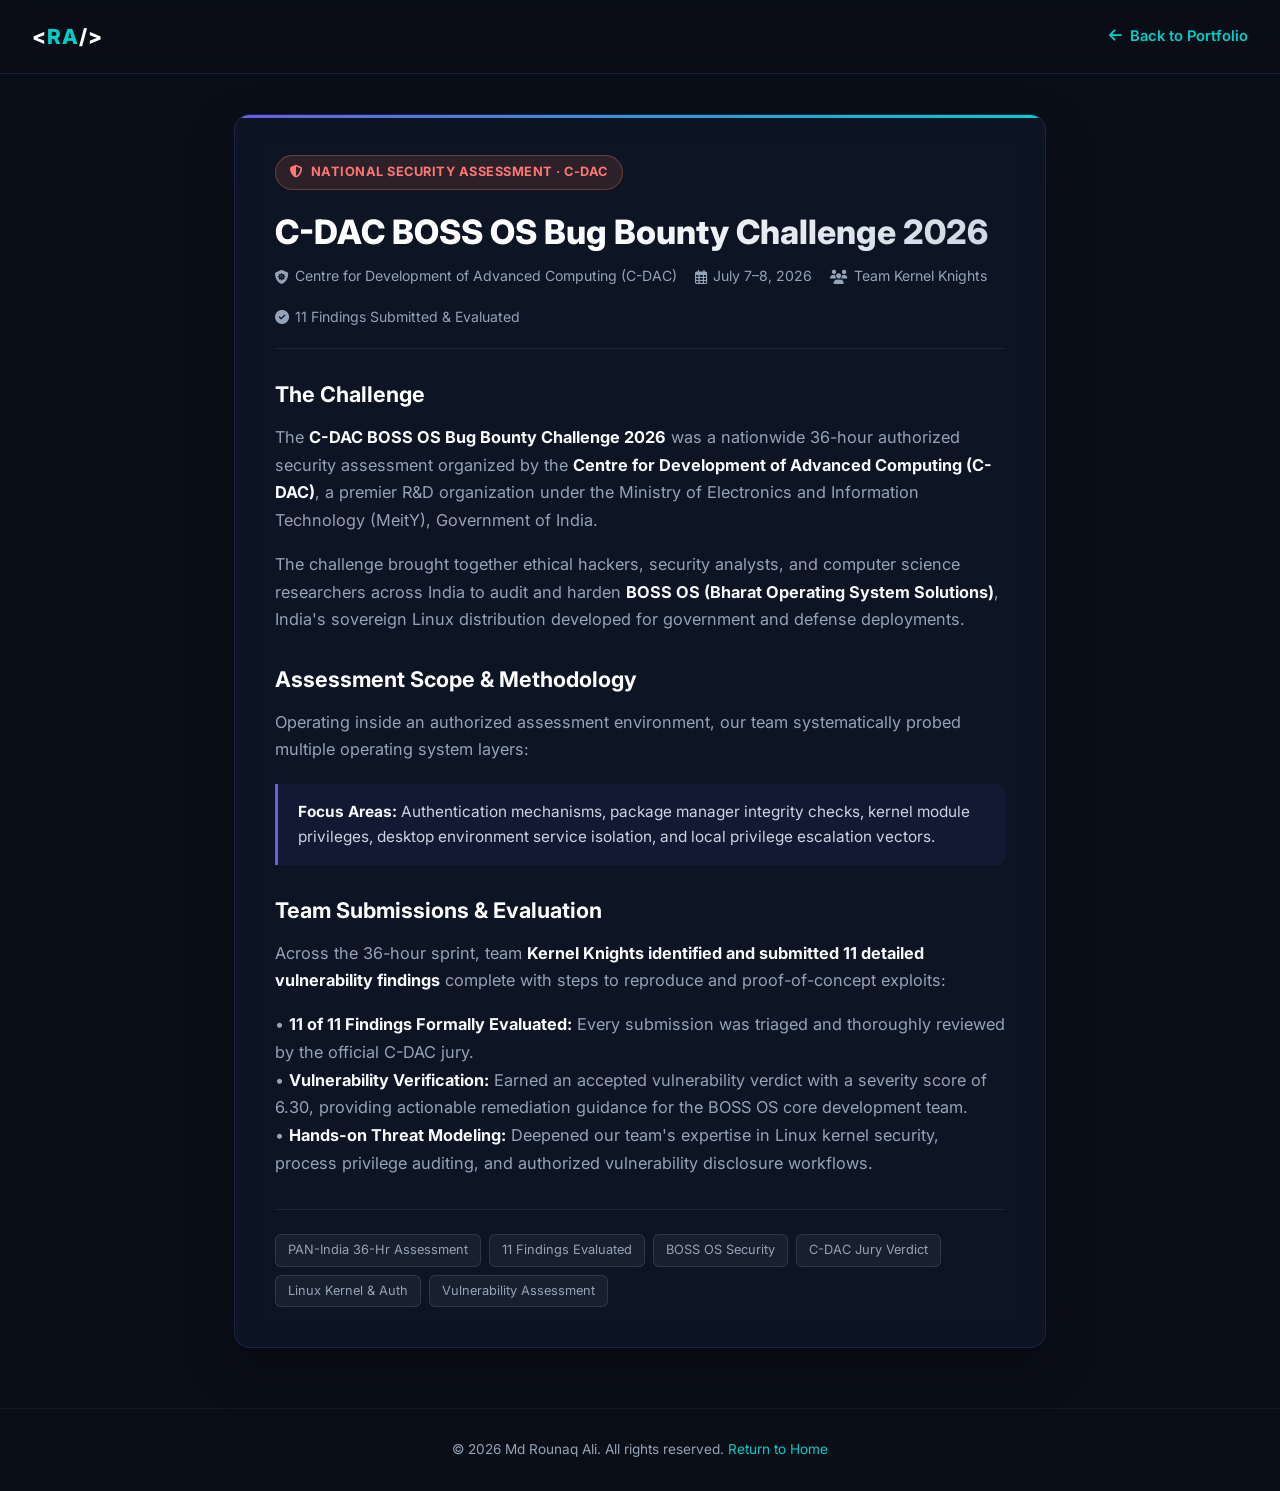
<file: achievements/cdac-boss-os-bug-bounty/index.html>
<!DOCTYPE html>
<html lang="en">
<head>
    <meta charset="UTF-8">
    <meta name="viewport" content="width=device-width, initial-scale=1.0">
    <title>C-DAC BOSS OS Bug Bounty Challenge 2026 | Md Rounaq Ali</title>
    <meta name="description" content="PAN-India 36-hr authorized OS security assessment of BOSS OS. Team Kernel Knights submitted 11 findings, all evaluated by the C-DAC jury.">
    <meta name="author" content="Md Rounaq Ali">
    <link rel="canonical" href="https://md-rounaq-ali.netlify.app/achievements/cdac-boss-os-bug-bounty/">

    <!-- Open Graph -->
    <meta property="og:type" content="article">
    <meta property="og:title" content="C-DAC BOSS OS Bug Bounty Challenge 2026 | Security Assessment">
    <meta property="og:description" content="Authorized security assessment of BOSS OS. Team Kernel Knights submitted 11 findings evaluated by the C-DAC jury.">
    <meta property="og:url" content="https://md-rounaq-ali.netlify.app/achievements/cdac-boss-os-bug-bounty/">
    <meta property="og:image" content="https://md-rounaq-ali.netlify.app/assets/profile-avatar.png">

    <!-- Favicon Suite -->
    <link rel="icon" type="image/x-icon" href="../../favicon.ico">
    <link rel="icon" type="image/png" sizes="32x32" href="../../favicon.png">
    <link rel="apple-touch-icon" href="../../apple-touch-icon.png">
    <meta name="theme-color" content="#0a0e17">

    <link rel="stylesheet" href="https://cdnjs.cloudflare.com/ajax/libs/font-awesome/6.4.0/css/all.min.css">
    <link href="https://fonts.googleapis.com/css2?family=Inter:wght@400;500;600;700;800&display=swap" rel="stylesheet">

    <!-- Schema.org JSON-LD -->
    <script type="application/ld+json">
    {
      "@context": "https://schema.org",
      "@type": "Article",
      "headline": "C-DAC BOSS OS Bug Bounty Challenge 2026",
      "description": "PAN-India 36-hr authorized OS security assessment of BOSS OS. Team Kernel Knights submitted 11 vulnerability findings, all evaluated by C-DAC jury.",
      "author": {
        "@type": "Person",
        "name": "Md Rounaq Ali",
        "url": "https://md-rounaq-ali.netlify.app/"
      },
      "publisher": {
        "@type": "Person",
        "name": "Md Rounaq Ali"
      },
      "datePublished": "2026-07-08",
      "mainEntityOfPage": "https://md-rounaq-ali.netlify.app/achievements/cdac-boss-os-bug-bounty/"
    }
    </script>
    <script type="application/ld+json">
    {
      "@context": "https://schema.org",
      "@type": "BreadcrumbList",
      "itemListElement": [
        { "@type": "ListItem", "position": 1, "name": "Portfolio", "item": "https://md-rounaq-ali.netlify.app/" },
        { "@type": "ListItem", "position": 2, "name": "Achievements", "item": "https://md-rounaq-ali.netlify.app/#achievements" },
        { "@type": "ListItem", "position": 3, "name": "C-DAC BOSS OS Bug Bounty", "item": "https://md-rounaq-ali.netlify.app/achievements/cdac-boss-os-bug-bounty/" }
      ]
    }
    </script>

    <style>
        :root {
            --bg-primary: #0a0e17;
            --bg-secondary: #0f1626;
            --card-bg: rgba(15, 23, 42, 0.7);
            --card-border: rgba(108, 92, 231, 0.2);
            --text-primary: #f8fafc;
            --text-secondary: #94a3b8;
            --accent-primary: #6c5ce7;
            --accent-secondary: #00cec9;
            --accent-gradient: linear-gradient(135deg, #6c5ce7, #00cec9);
        }
        * { margin:0; padding:0; box-sizing:border-box; }
        body {
            font-family: 'Inter', -apple-system, BlinkMacSystemFont, 'Segoe UI', Roboto, sans-serif;
            background: var(--bg-primary);
            color: var(--text-primary);
            line-height: 1.6;
            min-height: 100vh;
            display: flex;
            flex-direction: column;
            overflow-x: hidden;
        }
        .nav {
            padding: 20px 32px;
            display: flex;
            justify-content: space-between;
            align-items: center;
            background: rgba(10, 14, 23, 0.8);
            backdrop-filter: blur(12px);
            border-bottom: 1px solid var(--card-border);
            position: sticky;
            top: 0;
            z-index: 100;
        }
        .nav-logo {
            font-weight: 800;
            font-size: 1.3rem;
            color: #fff;
            text-decoration: none;
            letter-spacing: 1px;
        }
        .nav-logo span { color: var(--accent-secondary); }
        .back-link {
            display: inline-flex;
            align-items: center;
            gap: 8px;
            color: var(--accent-secondary);
            text-decoration: none;
            font-weight: 600;
            font-size: 0.92rem;
            transition: all 0.2s ease;
        }
        .back-link:hover { color: #fff; transform: translateX(-3px); }
        .main-container {
            max-width: 860px;
            margin: 40px auto 60px;
            padding: 0 24px;
            flex: 1;
        }
        .article-card {
            background: var(--card-bg);
            border: 1px solid var(--card-border);
            border-radius: 16px;
            padding: 40px;
            backdrop-filter: blur(16px);
            box-shadow: 0 20px 50px rgba(0,0,0,0.3);
            position: relative;
            overflow: hidden;
        }
        .article-card::after {
            content: '';
            position: absolute;
            top: 0; left: 0; right: 0; height: 3px;
            background: var(--accent-gradient);
        }
        .badge-pill {
            display: inline-flex;
            align-items: center;
            gap: 7px;
            font-size: 0.8rem;
            font-weight: 700;
            padding: 6px 14px;
            border-radius: 20px;
            margin-bottom: 20px;
            text-transform: uppercase;
            letter-spacing: 0.5px;
        }
        .gold-pill { background: rgba(253, 203, 110, 0.15); color: #fdcb6e; border: 1px solid rgba(253, 203, 110, 0.35); }
        .cyan-pill { background: rgba(0, 206, 201, 0.15); color: #00cec9; border: 1px solid rgba(0, 206, 201, 0.35); }
        .shield-pill { background: rgba(225, 112, 85, 0.15); color: #ff7675; border: 1px solid rgba(225, 112, 85, 0.35); }
        .purple-pill { background: rgba(108, 92, 231, 0.15); color: #a29bfe; border: 1px solid rgba(108, 92, 231, 0.35); }
        h1.article-title {
            font-size: 2.1rem;
            font-weight: 800;
            margin-bottom: 12px;
            line-height: 1.3;
            background: linear-gradient(135deg, #ffffff 40%, #cbd5e1);
            -webkit-background-clip: text;
            -webkit-text-fill-color: transparent;
        }
        .meta-bar {
            display: flex;
            flex-wrap: wrap;
            gap: 18px;
            font-size: 0.88rem;
            color: var(--text-secondary);
            margin-bottom: 28px;
            padding-bottom: 20px;
            border-bottom: 1px solid rgba(255,255,255,0.08);
        }
        .meta-bar span { display: inline-flex; align-items: center; gap: 6px; }
        .content-body h2 {
            font-size: 1.35rem;
            margin: 28px 0 12px;
            color: #fff;
            font-weight: 700;
        }
        .content-body p {
            color: var(--text-secondary);
            font-size: 1.02rem;
            margin-bottom: 16px;
            line-height: 1.7;
        }
        .content-body strong { color: var(--text-primary); }
        .highlight-box {
            background: rgba(108, 92, 231, 0.08);
            border-left: 3px solid var(--accent-primary);
            padding: 16px 20px;
            border-radius: 0 8px 8px 0;
            margin: 20px 0;
            font-size: 0.96rem;
            color: #cbd5e1;
        }
        .tags-row {
            display: flex;
            flex-wrap: wrap;
            gap: 8px;
            margin-top: 32px;
            padding-top: 24px;
            border-top: 1px solid rgba(255,255,255,0.08);
        }
        .tag {
            font-size: 0.8rem;
            padding: 5px 12px;
            border-radius: 6px;
            background: rgba(255,255,255,0.05);
            color: var(--text-secondary);
            border: 1px solid rgba(255,255,255,0.1);
        }
        .footer {
            text-align: center;
            padding: 30px 20px;
            color: var(--text-secondary);
            font-size: 0.85rem;
            border-top: 1px solid rgba(255,255,255,0.05);
        }
        .footer a { color: var(--accent-secondary); text-decoration: none; }
</style>
</head>
<body>

    <nav class="nav">
        <a href="../../index.html" class="nav-logo">&lt;<span>RA</span>/&gt;</a>
        <a href="../../index.html#achievements" class="back-link"><i class="fas fa-arrow-left"></i> Back to Portfolio</a>
    </nav>

    <main class="main-container">
        <article class="article-card">
            <div class="badge-pill shield-pill"><i class="fas fa-shield-alt"></i> National Security Assessment &middot; C-DAC</div>
            <h1 class="article-title">C-DAC BOSS OS Bug Bounty Challenge 2026</h1>
            
            <div class="meta-bar">
                <span><i class="fas fa-shield-virus"></i> Centre for Development of Advanced Computing (C-DAC)</span>
                <span><i class="far fa-calendar-alt"></i> July 7–8, 2026</span>
                <span><i class="fas fa-users"></i> Team Kernel Knights</span>
                <span><i class="fas fa-check-circle"></i> 11 Findings Submitted &amp; Evaluated</span>
            </div>

            <div class="content-body">
                <h2>The Challenge</h2>
                <p>
                    The <strong>C-DAC BOSS OS Bug Bounty Challenge 2026</strong> was a nationwide 36-hour authorized security assessment organized by the <strong>Centre for Development of Advanced Computing (C-DAC)</strong>, a premier R&amp;D organization under the Ministry of Electronics and Information Technology (MeitY), Government of India.
                </p>
                <p>
                    The challenge brought together ethical hackers, security analysts, and computer science researchers across India to audit and harden <strong>BOSS OS (Bharat Operating System Solutions)</strong>, India's sovereign Linux distribution developed for government and defense deployments.
                </p>

                <h2>Assessment Scope &amp; Methodology</h2>
                <p>
                    Operating inside an authorized assessment environment, our team systematically probed multiple operating system layers:
                </p>
                <div class="highlight-box">
                    <strong>Focus Areas:</strong> Authentication mechanisms, package manager integrity checks, kernel module privileges, desktop environment service isolation, and local privilege escalation vectors.
                </div>

                <h2>Team Submissions &amp; Evaluation</h2>
                <p>
                    Across the 36-hour sprint, team <strong>Kernel Knights identified and submitted 11 detailed vulnerability findings</strong> complete with steps to reproduce and proof-of-concept exploits:
                </p>
                <p>
                    &bull; <strong>11 of 11 Findings Formally Evaluated:</strong> Every submission was triaged and thoroughly reviewed by the official C-DAC jury.<br>
                    &bull; <strong>Vulnerability Verification:</strong> Earned an accepted vulnerability verdict with a severity score of 6.30, providing actionable remediation guidance for the BOSS OS core development team.<br>
                    &bull; <strong>Hands-on Threat Modeling:</strong> Deepened our team's expertise in Linux kernel security, process privilege auditing, and authorized vulnerability disclosure workflows.
                </p>
            </div>

            <div class="tags-row">
                <span class="tag">PAN-India 36-Hr Assessment</span>
                <span class="tag">11 Findings Evaluated</span>
                <span class="tag">BOSS OS Security</span>
                <span class="tag">C-DAC Jury Verdict</span>
                <span class="tag">Linux Kernel &amp; Auth</span>
                <span class="tag">Vulnerability Assessment</span>
            </div>
        </article>
    </main>

    <footer class="footer">
        &copy; 2026 Md Rounaq Ali. All rights reserved. <a href="../../index.html">Return to Home</a>
    </footer>

</body>
</html>
</file>
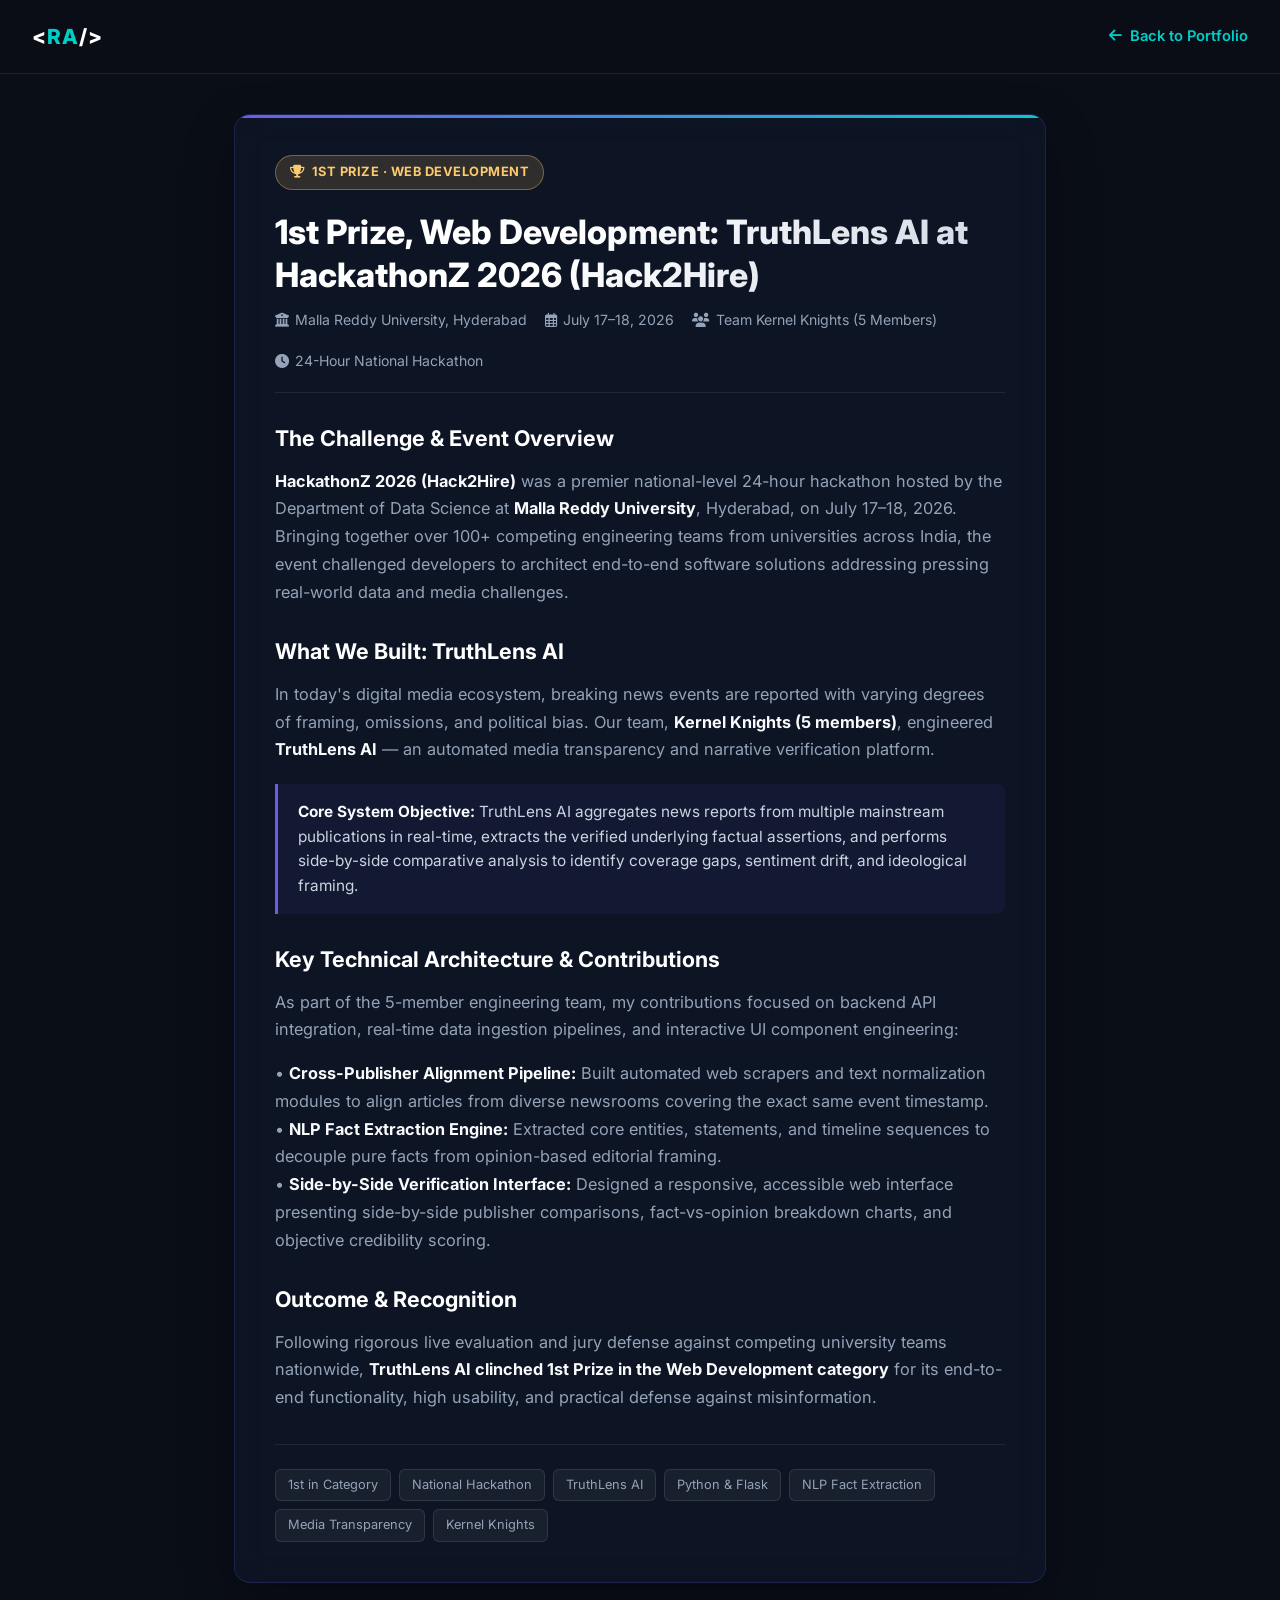
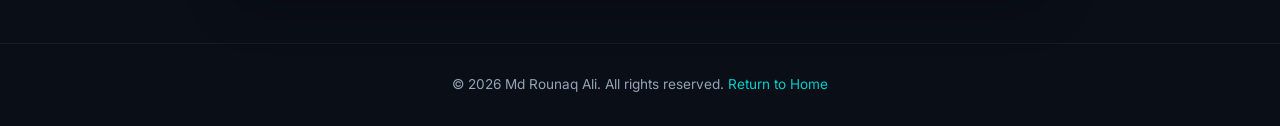
<file: achievements/hackathonz-2026-1st-prize/index.html>
<!DOCTYPE html>
<html lang="en">
<head>
    <meta charset="UTF-8">
    <meta name="viewport" content="width=device-width, initial-scale=1.0">
    <title>1st Prize, Web Development – HackathonZ 2026 (Hack2Hire) | Md Rounaq Ali</title>
    <meta name="description" content="1st Prize in Web Development at HackathonZ 2026 (Hack2Hire), Malla Reddy University. Built TruthLens AI with team Kernel Knights.">
    <meta name="author" content="Md Rounaq Ali">
    <link rel="canonical" href="https://md-rounaq-ali.netlify.app/achievements/hackathonz-2026-1st-prize/">

    <!-- Open Graph -->
    <meta property="og:type" content="article">
    <meta property="og:title" content="1st Prize, Web Development – HackathonZ 2026 (Hack2Hire) | TruthLens AI">
    <meta property="og:description" content="Clinched 1st Prize in Web Development at HackathonZ 2026 with team Kernel Knights. Built TruthLens AI for news bias detection.">
    <meta property="og:url" content="https://md-rounaq-ali.netlify.app/achievements/hackathonz-2026-1st-prize/">
    <meta property="og:image" content="https://md-rounaq-ali.netlify.app/assets/profile-avatar.png">

    <!-- Favicon Suite -->
    <link rel="icon" type="image/x-icon" href="../../favicon.ico">
    <link rel="icon" type="image/png" sizes="32x32" href="../../favicon.png">
    <link rel="apple-touch-icon" href="../../apple-touch-icon.png">
    <meta name="theme-color" content="#0a0e17">

    <link rel="stylesheet" href="https://cdnjs.cloudflare.com/ajax/libs/font-awesome/6.4.0/css/all.min.css">
    <link href="https://fonts.googleapis.com/css2?family=Inter:wght@400;500;600;700;800&display=swap" rel="stylesheet">

    <!-- Schema.org JSON-LD -->
    <script type="application/ld+json">
    {
      "@context": "https://schema.org",
      "@type": "Article",
      "headline": "1st Prize, Web Development – HackathonZ 2026 (Hack2Hire), Malla Reddy University",
      "description": "TruthLens AI built by team Kernel Knights (5 members) won 1st Prize in Web Development at the 24-hr national HackathonZ 2026.",
      "author": {
        "@type": "Person",
        "name": "Md Rounaq Ali",
        "url": "https://md-rounaq-ali.netlify.app/"
      },
      "publisher": {
        "@type": "Person",
        "name": "Md Rounaq Ali"
      },
      "datePublished": "2026-07-18",
      "mainEntityOfPage": "https://md-rounaq-ali.netlify.app/achievements/hackathonz-2026-1st-prize/"
    }
    </script>
    <script type="application/ld+json">
    {
      "@context": "https://schema.org",
      "@type": "BreadcrumbList",
      "itemListElement": [
        { "@type": "ListItem", "position": 1, "name": "Portfolio", "item": "https://md-rounaq-ali.netlify.app/" },
        { "@type": "ListItem", "position": 2, "name": "Achievements", "item": "https://md-rounaq-ali.netlify.app/#achievements" },
        { "@type": "ListItem", "position": 3, "name": "1st Prize, Web Development", "item": "https://md-rounaq-ali.netlify.app/achievements/hackathonz-2026-1st-prize/" }
      ]
    }
    </script>

    <style>
        :root {
            --bg-primary: #0a0e17;
            --bg-secondary: #0f1626;
            --card-bg: rgba(15, 23, 42, 0.7);
            --card-border: rgba(108, 92, 231, 0.2);
            --text-primary: #f8fafc;
            --text-secondary: #94a3b8;
            --accent-primary: #6c5ce7;
            --accent-secondary: #00cec9;
            --accent-gradient: linear-gradient(135deg, #6c5ce7, #00cec9);
        }
        * { margin:0; padding:0; box-sizing:border-box; }
        body {
            font-family: 'Inter', -apple-system, BlinkMacSystemFont, 'Segoe UI', Roboto, sans-serif;
            background: var(--bg-primary);
            color: var(--text-primary);
            line-height: 1.6;
            min-height: 100vh;
            display: flex;
            flex-direction: column;
            overflow-x: hidden;
        }
        .nav {
            padding: 20px 32px;
            display: flex;
            justify-content: space-between;
            align-items: center;
            background: rgba(10, 14, 23, 0.8);
            backdrop-filter: blur(12px);
            border-bottom: 1px solid var(--card-border);
            position: sticky;
            top: 0;
            z-index: 100;
        }
        .nav-logo {
            font-weight: 800;
            font-size: 1.3rem;
            color: #fff;
            text-decoration: none;
            letter-spacing: 1px;
        }
        .nav-logo span { color: var(--accent-secondary); }
        .back-link {
            display: inline-flex;
            align-items: center;
            gap: 8px;
            color: var(--accent-secondary);
            text-decoration: none;
            font-weight: 600;
            font-size: 0.92rem;
            transition: all 0.2s ease;
        }
        .back-link:hover { color: #fff; transform: translateX(-3px); }
        .main-container {
            max-width: 860px;
            margin: 40px auto 60px;
            padding: 0 24px;
            flex: 1;
        }
        .article-card {
            background: var(--card-bg);
            border: 1px solid var(--card-border);
            border-radius: 16px;
            padding: 40px;
            backdrop-filter: blur(16px);
            box-shadow: 0 20px 50px rgba(0,0,0,0.3);
            position: relative;
            overflow: hidden;
        }
        .article-card::after {
            content: '';
            position: absolute;
            top: 0; left: 0; right: 0; height: 3px;
            background: var(--accent-gradient);
        }
        .badge-pill {
            display: inline-flex;
            align-items: center;
            gap: 7px;
            font-size: 0.8rem;
            font-weight: 700;
            padding: 6px 14px;
            border-radius: 20px;
            margin-bottom: 20px;
            text-transform: uppercase;
            letter-spacing: 0.5px;
        }
        .gold-pill { background: rgba(253, 203, 110, 0.15); color: #fdcb6e; border: 1px solid rgba(253, 203, 110, 0.35); }
        .cyan-pill { background: rgba(0, 206, 201, 0.15); color: #00cec9; border: 1px solid rgba(0, 206, 201, 0.35); }
        .shield-pill { background: rgba(225, 112, 85, 0.15); color: #ff7675; border: 1px solid rgba(225, 112, 85, 0.35); }
        .purple-pill { background: rgba(108, 92, 231, 0.15); color: #a29bfe; border: 1px solid rgba(108, 92, 231, 0.35); }
        h1.article-title {
            font-size: 2.1rem;
            font-weight: 800;
            margin-bottom: 12px;
            line-height: 1.3;
            background: linear-gradient(135deg, #ffffff 40%, #cbd5e1);
            -webkit-background-clip: text;
            -webkit-text-fill-color: transparent;
        }
        .meta-bar {
            display: flex;
            flex-wrap: wrap;
            gap: 18px;
            font-size: 0.88rem;
            color: var(--text-secondary);
            margin-bottom: 28px;
            padding-bottom: 20px;
            border-bottom: 1px solid rgba(255,255,255,0.08);
        }
        .meta-bar span { display: inline-flex; align-items: center; gap: 6px; }
        .content-body h2 {
            font-size: 1.35rem;
            margin: 28px 0 12px;
            color: #fff;
            font-weight: 700;
        }
        .content-body p {
            color: var(--text-secondary);
            font-size: 1.02rem;
            margin-bottom: 16px;
            line-height: 1.7;
        }
        .content-body strong { color: var(--text-primary); }
        .highlight-box {
            background: rgba(108, 92, 231, 0.08);
            border-left: 3px solid var(--accent-primary);
            padding: 16px 20px;
            border-radius: 0 8px 8px 0;
            margin: 20px 0;
            font-size: 0.96rem;
            color: #cbd5e1;
        }
        .tags-row {
            display: flex;
            flex-wrap: wrap;
            gap: 8px;
            margin-top: 32px;
            padding-top: 24px;
            border-top: 1px solid rgba(255,255,255,0.08);
        }
        .tag {
            font-size: 0.8rem;
            padding: 5px 12px;
            border-radius: 6px;
            background: rgba(255,255,255,0.05);
            color: var(--text-secondary);
            border: 1px solid rgba(255,255,255,0.1);
        }
        .footer {
            text-align: center;
            padding: 30px 20px;
            color: var(--text-secondary);
            font-size: 0.85rem;
            border-top: 1px solid rgba(255,255,255,0.05);
        }
        .footer a { color: var(--accent-secondary); text-decoration: none; }
</style>
</head>
<body>

    <nav class="nav">
        <a href="../../index.html" class="nav-logo">&lt;<span>RA</span>/&gt;</a>
        <a href="../../index.html#achievements" class="back-link"><i class="fas fa-arrow-left"></i> Back to Portfolio</a>
    </nav>

    <main class="main-container">
        <article class="article-card">
            <div class="badge-pill gold-pill"><i class="fas fa-trophy"></i> 1st Prize &middot; Web Development</div>
            <h1 class="article-title">1st Prize, Web Development: TruthLens AI at HackathonZ 2026 (Hack2Hire)</h1>
            
            <div class="meta-bar">
                <span><i class="fas fa-university"></i> Malla Reddy University, Hyderabad</span>
                <span><i class="far fa-calendar-alt"></i> July 17–18, 2026</span>
                <span><i class="fas fa-users"></i> Team Kernel Knights (5 Members)</span>
                <span><i class="fas fa-clock"></i> 24-Hour National Hackathon</span>
            </div>

            <div class="content-body">
                <h2>The Challenge &amp; Event Overview</h2>
                <p>
                    <strong>HackathonZ 2026 (Hack2Hire)</strong> was a premier national-level 24-hour hackathon hosted by the Department of Data Science at <strong>Malla Reddy University</strong>, Hyderabad, on July 17–18, 2026. Bringing together over 100+ competing engineering teams from universities across India, the event challenged developers to architect end-to-end software solutions addressing pressing real-world data and media challenges.
                </p>

                <h2>What We Built: TruthLens AI</h2>
                <p>
                    In today's digital media ecosystem, breaking news events are reported with varying degrees of framing, omissions, and political bias. Our team, <strong>Kernel Knights (5 members)</strong>, engineered <strong>TruthLens AI</strong> &mdash; an automated media transparency and narrative verification platform.
                </p>
                <div class="highlight-box">
                    <strong>Core System Objective:</strong> TruthLens AI aggregates news reports from multiple mainstream publications in real-time, extracts the verified underlying factual assertions, and performs side-by-side comparative analysis to identify coverage gaps, sentiment drift, and ideological framing.
                </div>

                <h2>Key Technical Architecture &amp; Contributions</h2>
                <p>
                    As part of the 5-member engineering team, my contributions focused on backend API integration, real-time data ingestion pipelines, and interactive UI component engineering:
                </p>
                <p>
                    &bull; <strong>Cross-Publisher Alignment Pipeline:</strong> Built automated web scrapers and text normalization modules to align articles from diverse newsrooms covering the exact same event timestamp.<br>
                    &bull; <strong>NLP Fact Extraction Engine:</strong> Extracted core entities, statements, and timeline sequences to decouple pure facts from opinion-based editorial framing.<br>
                    &bull; <strong>Side-by-Side Verification Interface:</strong> Designed a responsive, accessible web interface presenting side-by-side publisher comparisons, fact-vs-opinion breakdown charts, and objective credibility scoring.
                </p>

                <h2>Outcome &amp; Recognition</h2>
                <p>
                    Following rigorous live evaluation and jury defense against competing university teams nationwide, <strong>TruthLens AI clinched 1st Prize in the Web Development category</strong> for its end-to-end functionality, high usability, and practical defense against misinformation.
                </p>
            </div>

            <div class="tags-row">
                <span class="tag">1st in Category</span>
                <span class="tag">National Hackathon</span>
                <span class="tag">TruthLens AI</span>
                <span class="tag">Python &amp; Flask</span>
                <span class="tag">NLP Fact Extraction</span>
                <span class="tag">Media Transparency</span>
                <span class="tag">Kernel Knights</span>
            </div>
        </article>
    </main>

    <footer class="footer">
        &copy; 2026 Md Rounaq Ali. All rights reserved. <a href="../../index.html">Return to Home</a>
    </footer>

</body>
</html>
</file>
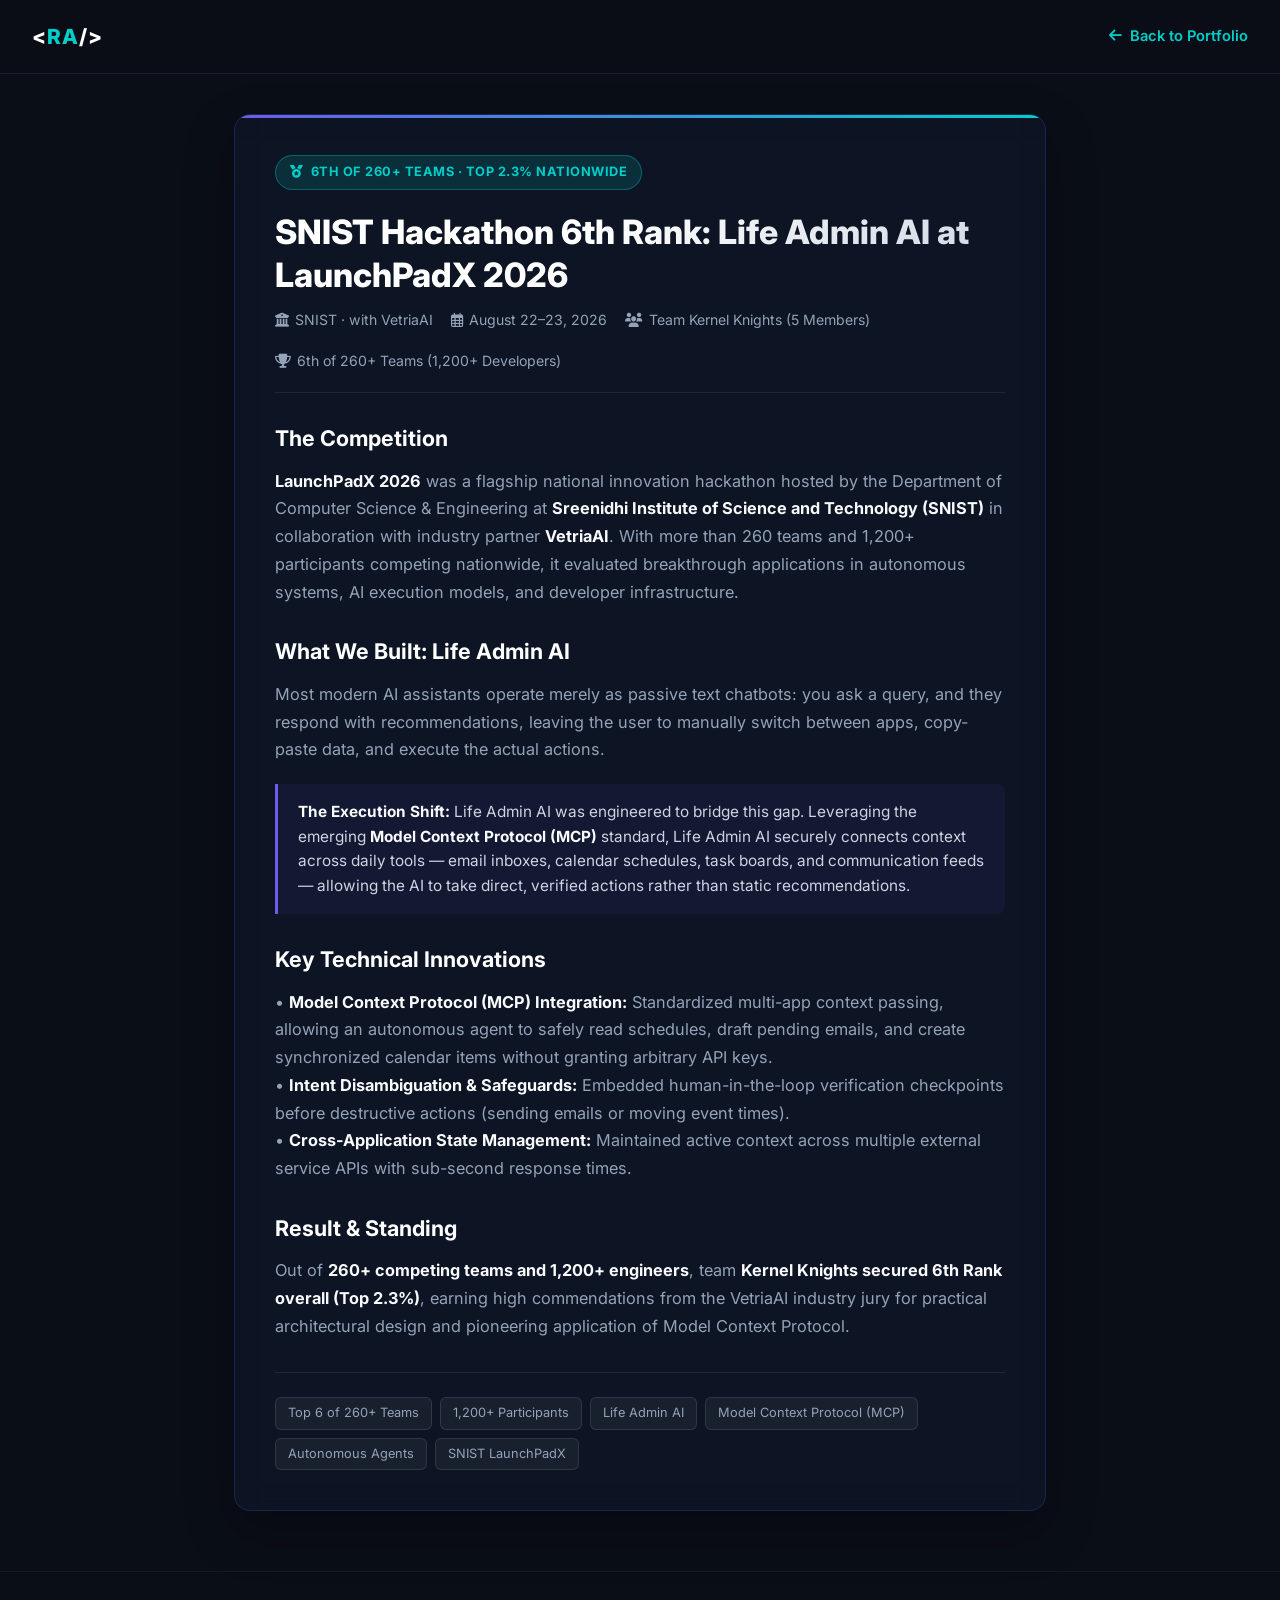
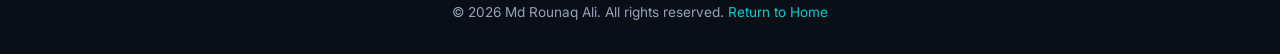
<file: achievements/launchpadx-snist-6th-rank/index.html>
<!DOCTYPE html>
<html lang="en">
<head>
    <meta charset="UTF-8">
    <meta name="viewport" content="width=device-width, initial-scale=1.0">
    <title>SNIST Hackathon 6th Rank — LaunchPadX 2026 | Md Rounaq Ali</title>
    <meta name="description" content="Ranked 6th out of 260+ teams (1,200+ participants) at LaunchPadX 2026, SNIST in collaboration with VetriaAI. Built Life Admin AI.">
    <meta name="author" content="Md Rounaq Ali">
    <link rel="canonical" href="https://md-rounaq-ali.netlify.app/achievements/launchpadx-snist-6th-rank/">

    <!-- Open Graph -->
    <meta property="og:type" content="article">
    <meta property="og:title" content="SNIST Hackathon 6th Rank — LaunchPadX 2026 | Life Admin AI">
    <meta property="og:description" content="Placed 6th of 260+ teams nationwide at LaunchPadX 2026. Engineered Life Admin AI with Model Context Protocol.">
    <meta property="og:url" content="https://md-rounaq-ali.netlify.app/achievements/launchpadx-snist-6th-rank/">
    <meta property="og:image" content="https://md-rounaq-ali.netlify.app/assets/profile-avatar.png">

    <!-- Favicon Suite -->
    <link rel="icon" type="image/x-icon" href="../../favicon.ico">
    <link rel="icon" type="image/png" sizes="32x32" href="../../favicon.png">
    <link rel="apple-touch-icon" href="../../apple-touch-icon.png">
    <meta name="theme-color" content="#0a0e17">

    <link rel="stylesheet" href="https://cdnjs.cloudflare.com/ajax/libs/font-awesome/6.4.0/css/all.min.css">
    <link href="https://fonts.googleapis.com/css2?family=Inter:wght@400;500;600;700;800&display=swap" rel="stylesheet">

    <!-- Schema.org JSON-LD -->
    <script type="application/ld+json">
    {
      "@context": "https://schema.org",
      "@type": "Article",
      "headline": "SNIST Hackathon 6th Rank — LaunchPadX 2026, SNIST & VetriaAI",
      "description": "Team Kernel Knights placed 6th out of 260+ teams (1,200+ participants) nationwide building Life Admin AI with Model Context Protocol.",
      "author": {
        "@type": "Person",
        "name": "Md Rounaq Ali",
        "url": "https://md-rounaq-ali.netlify.app/"
      },
      "publisher": {
        "@type": "Person",
        "name": "Md Rounaq Ali"
      },
      "datePublished": "2026-08-23",
      "mainEntityOfPage": "https://md-rounaq-ali.netlify.app/achievements/launchpadx-snist-6th-rank/"
    }
    </script>
    <script type="application/ld+json">
    {
      "@context": "https://schema.org",
      "@type": "BreadcrumbList",
      "itemListElement": [
        { "@type": "ListItem", "position": 1, "name": "Portfolio", "item": "https://md-rounaq-ali.netlify.app/" },
        { "@type": "ListItem", "position": 2, "name": "Achievements", "item": "https://md-rounaq-ali.netlify.app/#achievements" },
        { "@type": "ListItem", "position": 3, "name": "SNIST Hackathon 6th Rank", "item": "https://md-rounaq-ali.netlify.app/achievements/launchpadx-snist-6th-rank/" }
      ]
    }
    </script>

    <style>
        :root {
            --bg-primary: #0a0e17;
            --bg-secondary: #0f1626;
            --card-bg: rgba(15, 23, 42, 0.7);
            --card-border: rgba(108, 92, 231, 0.2);
            --text-primary: #f8fafc;
            --text-secondary: #94a3b8;
            --accent-primary: #6c5ce7;
            --accent-secondary: #00cec9;
            --accent-gradient: linear-gradient(135deg, #6c5ce7, #00cec9);
        }
        * { margin:0; padding:0; box-sizing:border-box; }
        body {
            font-family: 'Inter', -apple-system, BlinkMacSystemFont, 'Segoe UI', Roboto, sans-serif;
            background: var(--bg-primary);
            color: var(--text-primary);
            line-height: 1.6;
            min-height: 100vh;
            display: flex;
            flex-direction: column;
            overflow-x: hidden;
        }
        .nav {
            padding: 20px 32px;
            display: flex;
            justify-content: space-between;
            align-items: center;
            background: rgba(10, 14, 23, 0.8);
            backdrop-filter: blur(12px);
            border-bottom: 1px solid var(--card-border);
            position: sticky;
            top: 0;
            z-index: 100;
        }
        .nav-logo {
            font-weight: 800;
            font-size: 1.3rem;
            color: #fff;
            text-decoration: none;
            letter-spacing: 1px;
        }
        .nav-logo span { color: var(--accent-secondary); }
        .back-link {
            display: inline-flex;
            align-items: center;
            gap: 8px;
            color: var(--accent-secondary);
            text-decoration: none;
            font-weight: 600;
            font-size: 0.92rem;
            transition: all 0.2s ease;
        }
        .back-link:hover { color: #fff; transform: translateX(-3px); }
        .main-container {
            max-width: 860px;
            margin: 40px auto 60px;
            padding: 0 24px;
            flex: 1;
        }
        .article-card {
            background: var(--card-bg);
            border: 1px solid var(--card-border);
            border-radius: 16px;
            padding: 40px;
            backdrop-filter: blur(16px);
            box-shadow: 0 20px 50px rgba(0,0,0,0.3);
            position: relative;
            overflow: hidden;
        }
        .article-card::after {
            content: '';
            position: absolute;
            top: 0; left: 0; right: 0; height: 3px;
            background: var(--accent-gradient);
        }
        .badge-pill {
            display: inline-flex;
            align-items: center;
            gap: 7px;
            font-size: 0.8rem;
            font-weight: 700;
            padding: 6px 14px;
            border-radius: 20px;
            margin-bottom: 20px;
            text-transform: uppercase;
            letter-spacing: 0.5px;
        }
        .gold-pill { background: rgba(253, 203, 110, 0.15); color: #fdcb6e; border: 1px solid rgba(253, 203, 110, 0.35); }
        .cyan-pill { background: rgba(0, 206, 201, 0.15); color: #00cec9; border: 1px solid rgba(0, 206, 201, 0.35); }
        .shield-pill { background: rgba(225, 112, 85, 0.15); color: #ff7675; border: 1px solid rgba(225, 112, 85, 0.35); }
        .purple-pill { background: rgba(108, 92, 231, 0.15); color: #a29bfe; border: 1px solid rgba(108, 92, 231, 0.35); }
        h1.article-title {
            font-size: 2.1rem;
            font-weight: 800;
            margin-bottom: 12px;
            line-height: 1.3;
            background: linear-gradient(135deg, #ffffff 40%, #cbd5e1);
            -webkit-background-clip: text;
            -webkit-text-fill-color: transparent;
        }
        .meta-bar {
            display: flex;
            flex-wrap: wrap;
            gap: 18px;
            font-size: 0.88rem;
            color: var(--text-secondary);
            margin-bottom: 28px;
            padding-bottom: 20px;
            border-bottom: 1px solid rgba(255,255,255,0.08);
        }
        .meta-bar span { display: inline-flex; align-items: center; gap: 6px; }
        .content-body h2 {
            font-size: 1.35rem;
            margin: 28px 0 12px;
            color: #fff;
            font-weight: 700;
        }
        .content-body p {
            color: var(--text-secondary);
            font-size: 1.02rem;
            margin-bottom: 16px;
            line-height: 1.7;
        }
        .content-body strong { color: var(--text-primary); }
        .highlight-box {
            background: rgba(108, 92, 231, 0.08);
            border-left: 3px solid var(--accent-primary);
            padding: 16px 20px;
            border-radius: 0 8px 8px 0;
            margin: 20px 0;
            font-size: 0.96rem;
            color: #cbd5e1;
        }
        .tags-row {
            display: flex;
            flex-wrap: wrap;
            gap: 8px;
            margin-top: 32px;
            padding-top: 24px;
            border-top: 1px solid rgba(255,255,255,0.08);
        }
        .tag {
            font-size: 0.8rem;
            padding: 5px 12px;
            border-radius: 6px;
            background: rgba(255,255,255,0.05);
            color: var(--text-secondary);
            border: 1px solid rgba(255,255,255,0.1);
        }
        .footer {
            text-align: center;
            padding: 30px 20px;
            color: var(--text-secondary);
            font-size: 0.85rem;
            border-top: 1px solid rgba(255,255,255,0.05);
        }
        .footer a { color: var(--accent-secondary); text-decoration: none; }
</style>
</head>
<body>

    <nav class="nav">
        <a href="../../index.html" class="nav-logo">&lt;<span>RA</span>/&gt;</a>
        <a href="../../index.html#achievements" class="back-link"><i class="fas fa-arrow-left"></i> Back to Portfolio</a>
    </nav>

    <main class="main-container">
        <article class="article-card">
            <div class="badge-pill cyan-pill"><i class="fas fa-medal"></i> 6th of 260+ Teams &middot; Top 2.3% Nationwide</div>
            <h1 class="article-title">SNIST Hackathon 6th Rank: Life Admin AI at LaunchPadX 2026</h1>
            
            <div class="meta-bar">
                <span><i class="fas fa-university"></i> SNIST &middot; with VetriaAI</span>
                <span><i class="far fa-calendar-alt"></i> August 22–23, 2026</span>
                <span><i class="fas fa-users"></i> Team Kernel Knights (5 Members)</span>
                <span><i class="fas fa-trophy"></i> 6th of 260+ Teams (1,200+ Developers)</span>
            </div>

            <div class="content-body">
                <h2>The Competition</h2>
                <p>
                    <strong>LaunchPadX 2026</strong> was a flagship national innovation hackathon hosted by the Department of Computer Science &amp; Engineering at <strong>Sreenidhi Institute of Science and Technology (SNIST)</strong> in collaboration with industry partner <strong>VetriaAI</strong>. With more than 260 teams and 1,200+ participants competing nationwide, it evaluated breakthrough applications in autonomous systems, AI execution models, and developer infrastructure.
                </p>

                <h2>What We Built: Life Admin AI</h2>
                <p>
                    Most modern AI assistants operate merely as passive text chatbots: you ask a query, and they respond with recommendations, leaving the user to manually switch between apps, copy-paste data, and execute the actual actions.
                </p>
                <div class="highlight-box">
                    <strong>The Execution Shift:</strong> Life Admin AI was engineered to bridge this gap. Leveraging the emerging <strong>Model Context Protocol (MCP)</strong> standard, Life Admin AI securely connects context across daily tools &mdash; email inboxes, calendar schedules, task boards, and communication feeds &mdash; allowing the AI to take direct, verified actions rather than static recommendations.
                </div>

                <h2>Key Technical Innovations</h2>
                <p>
                    &bull; <strong>Model Context Protocol (MCP) Integration:</strong> Standardized multi-app context passing, allowing an autonomous agent to safely read schedules, draft pending emails, and create synchronized calendar items without granting arbitrary API keys.<br>
                    &bull; <strong>Intent Disambiguation &amp; Safeguards:</strong> Embedded human-in-the-loop verification checkpoints before destructive actions (sending emails or moving event times).<br>
                    &bull; <strong>Cross-Application State Management:</strong> Maintained active context across multiple external service APIs with sub-second response times.
                </p>

                <h2>Result &amp; Standing</h2>
                <p>
                    Out of <strong>260+ competing teams and 1,200+ engineers</strong>, team <strong>Kernel Knights secured 6th Rank overall (Top 2.3%)</strong>, earning high commendations from the VetriaAI industry jury for practical architectural design and pioneering application of Model Context Protocol.
                </p>
            </div>

            <div class="tags-row">
                <span class="tag">Top 6 of 260+ Teams</span>
                <span class="tag">1,200+ Participants</span>
                <span class="tag">Life Admin AI</span>
                <span class="tag">Model Context Protocol (MCP)</span>
                <span class="tag">Autonomous Agents</span>
                <span class="tag">SNIST LaunchPadX</span>
            </div>
        </article>
    </main>

    <footer class="footer">
        &copy; 2026 Md Rounaq Ali. All rights reserved. <a href="../../index.html">Return to Home</a>
    </footer>

</body>
</html>
</file>
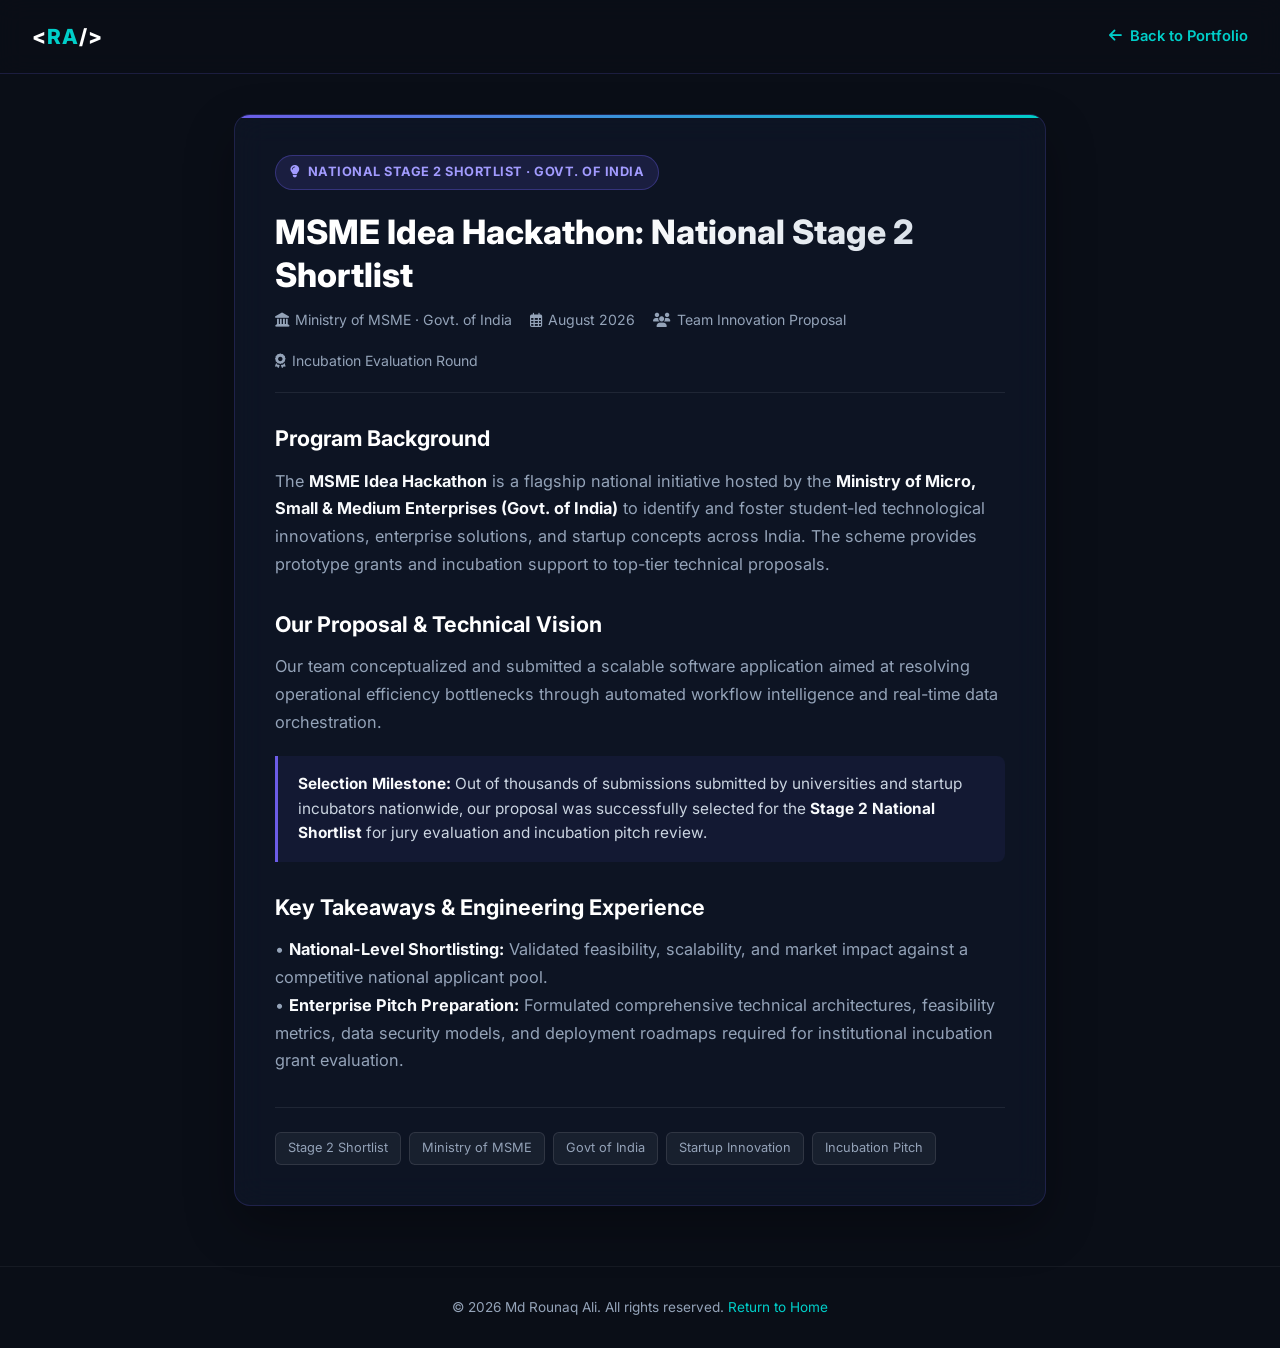
<file: achievements/msme-idea-hackathon/index.html>
<!DOCTYPE html>
<html lang="en">
<head>
    <meta charset="UTF-8">
    <meta name="viewport" content="width=device-width, initial-scale=1.0">
    <title>MSME Idea Hackathon — Stage 2 Shortlist | Md Rounaq Ali</title>
    <meta name="description" content="National Stage 2 Shortlist under the Ministry of Micro, Small & Medium Enterprises (MSME) incubation grant scheme.">
    <meta name="author" content="Md Rounaq Ali">
    <link rel="canonical" href="https://md-rounaq-ali.netlify.app/achievements/msme-idea-hackathon/">

    <!-- Open Graph -->
    <meta property="og:type" content="article">
    <meta property="og:title" content="MSME Idea Hackathon — Stage 2 Shortlist | Govt of India">
    <meta property="og:description" content="Selected for Stage 2 national jury evaluation under the Ministry of MSME incubation grant scheme.">
    <meta property="og:url" content="https://md-rounaq-ali.netlify.app/achievements/msme-idea-hackathon/">
    <meta property="og:image" content="https://md-rounaq-ali.netlify.app/assets/profile-avatar.png">

    <!-- Favicon Suite -->
    <link rel="icon" type="image/x-icon" href="../../favicon.ico">
    <link rel="icon" type="image/png" sizes="32x32" href="../../favicon.png">
    <link rel="apple-touch-icon" href="../../apple-touch-icon.png">
    <meta name="theme-color" content="#0a0e17">

    <link rel="stylesheet" href="https://cdnjs.cloudflare.com/ajax/libs/font-awesome/6.4.0/css/all.min.css">
    <link href="https://fonts.googleapis.com/css2?family=Inter:wght@400;500;600;700;800&display=swap" rel="stylesheet">

    <!-- Schema.org JSON-LD -->
    <script type="application/ld+json">
    {
      "@context": "https://schema.org",
      "@type": "Article",
      "headline": "MSME Idea Hackathon — Stage 2 National Shortlist",
      "description": "Selected among nationwide applicants for Stage 2 jury evaluation under the Ministry of MSME incubation grant scheme.",
      "author": {
        "@type": "Person",
        "name": "Md Rounaq Ali",
        "url": "https://md-rounaq-ali.netlify.app/"
      },
      "publisher": {
        "@type": "Person",
        "name": "Md Rounaq Ali"
      },
      "datePublished": "2026-08-30",
      "mainEntityOfPage": "https://md-rounaq-ali.netlify.app/achievements/msme-idea-hackathon/"
    }
    </script>
    <script type="application/ld+json">
    {
      "@context": "https://schema.org",
      "@type": "BreadcrumbList",
      "itemListElement": [
        { "@type": "ListItem", "position": 1, "name": "Portfolio", "item": "https://md-rounaq-ali.netlify.app/" },
        { "@type": "ListItem", "position": 2, "name": "Achievements", "item": "https://md-rounaq-ali.netlify.app/#achievements" },
        { "@type": "ListItem", "position": 3, "name": "MSME Idea Hackathon", "item": "https://md-rounaq-ali.netlify.app/achievements/msme-idea-hackathon/" }
      ]
    }
    </script>

    <style>
        :root {
            --bg-primary: #0a0e17;
            --bg-secondary: #0f1626;
            --card-bg: rgba(15, 23, 42, 0.7);
            --card-border: rgba(108, 92, 231, 0.2);
            --text-primary: #f8fafc;
            --text-secondary: #94a3b8;
            --accent-primary: #6c5ce7;
            --accent-secondary: #00cec9;
            --accent-gradient: linear-gradient(135deg, #6c5ce7, #00cec9);
        }
        * { margin:0; padding:0; box-sizing:border-box; }
        body {
            font-family: 'Inter', -apple-system, BlinkMacSystemFont, 'Segoe UI', Roboto, sans-serif;
            background: var(--bg-primary);
            color: var(--text-primary);
            line-height: 1.6;
            min-height: 100vh;
            display: flex;
            flex-direction: column;
            overflow-x: hidden;
        }
        .nav {
            padding: 20px 32px;
            display: flex;
            justify-content: space-between;
            align-items: center;
            background: rgba(10, 14, 23, 0.8);
            backdrop-filter: blur(12px);
            border-bottom: 1px solid var(--card-border);
            position: sticky;
            top: 0;
            z-index: 100;
        }
        .nav-logo {
            font-weight: 800;
            font-size: 1.3rem;
            color: #fff;
            text-decoration: none;
            letter-spacing: 1px;
        }
        .nav-logo span { color: var(--accent-secondary); }
        .back-link {
            display: inline-flex;
            align-items: center;
            gap: 8px;
            color: var(--accent-secondary);
            text-decoration: none;
            font-weight: 600;
            font-size: 0.92rem;
            transition: all 0.2s ease;
        }
        .back-link:hover { color: #fff; transform: translateX(-3px); }
        .main-container {
            max-width: 860px;
            margin: 40px auto 60px;
            padding: 0 24px;
            flex: 1;
        }
        .article-card {
            background: var(--card-bg);
            border: 1px solid var(--card-border);
            border-radius: 16px;
            padding: 40px;
            backdrop-filter: blur(16px);
            box-shadow: 0 20px 50px rgba(0,0,0,0.3);
            position: relative;
            overflow: hidden;
        }
        .article-card::after {
            content: '';
            position: absolute;
            top: 0; left: 0; right: 0; height: 3px;
            background: var(--accent-gradient);
        }
        .badge-pill {
            display: inline-flex;
            align-items: center;
            gap: 7px;
            font-size: 0.8rem;
            font-weight: 700;
            padding: 6px 14px;
            border-radius: 20px;
            margin-bottom: 20px;
            text-transform: uppercase;
            letter-spacing: 0.5px;
        }
        .gold-pill { background: rgba(253, 203, 110, 0.15); color: #fdcb6e; border: 1px solid rgba(253, 203, 110, 0.35); }
        .cyan-pill { background: rgba(0, 206, 201, 0.15); color: #00cec9; border: 1px solid rgba(0, 206, 201, 0.35); }
        .shield-pill { background: rgba(225, 112, 85, 0.15); color: #ff7675; border: 1px solid rgba(225, 112, 85, 0.35); }
        .purple-pill { background: rgba(108, 92, 231, 0.15); color: #a29bfe; border: 1px solid rgba(108, 92, 231, 0.35); }
        h1.article-title {
            font-size: 2.1rem;
            font-weight: 800;
            margin-bottom: 12px;
            line-height: 1.3;
            background: linear-gradient(135deg, #ffffff 40%, #cbd5e1);
            -webkit-background-clip: text;
            -webkit-text-fill-color: transparent;
        }
        .meta-bar {
            display: flex;
            flex-wrap: wrap;
            gap: 18px;
            font-size: 0.88rem;
            color: var(--text-secondary);
            margin-bottom: 28px;
            padding-bottom: 20px;
            border-bottom: 1px solid rgba(255,255,255,0.08);
        }
        .meta-bar span { display: inline-flex; align-items: center; gap: 6px; }
        .content-body h2 {
            font-size: 1.35rem;
            margin: 28px 0 12px;
            color: #fff;
            font-weight: 700;
        }
        .content-body p {
            color: var(--text-secondary);
            font-size: 1.02rem;
            margin-bottom: 16px;
            line-height: 1.7;
        }
        .content-body strong { color: var(--text-primary); }
        .highlight-box {
            background: rgba(108, 92, 231, 0.08);
            border-left: 3px solid var(--accent-primary);
            padding: 16px 20px;
            border-radius: 0 8px 8px 0;
            margin: 20px 0;
            font-size: 0.96rem;
            color: #cbd5e1;
        }
        .tags-row {
            display: flex;
            flex-wrap: wrap;
            gap: 8px;
            margin-top: 32px;
            padding-top: 24px;
            border-top: 1px solid rgba(255,255,255,0.08);
        }
        .tag {
            font-size: 0.8rem;
            padding: 5px 12px;
            border-radius: 6px;
            background: rgba(255,255,255,0.05);
            color: var(--text-secondary);
            border: 1px solid rgba(255,255,255,0.1);
        }
        .footer {
            text-align: center;
            padding: 30px 20px;
            color: var(--text-secondary);
            font-size: 0.85rem;
            border-top: 1px solid rgba(255,255,255,0.05);
        }
        .footer a { color: var(--accent-secondary); text-decoration: none; }
</style>
</head>
<body>

    <nav class="nav">
        <a href="../../index.html" class="nav-logo">&lt;<span>RA</span>/&gt;</a>
        <a href="../../index.html#achievements" class="back-link"><i class="fas fa-arrow-left"></i> Back to Portfolio</a>
    </nav>

    <main class="main-container">
        <article class="article-card">
            <div class="badge-pill purple-pill"><i class="fas fa-lightbulb"></i> National Stage 2 Shortlist &middot; Govt. of India</div>
            <h1 class="article-title">MSME Idea Hackathon: National Stage 2 Shortlist</h1>
            
            <div class="meta-bar">
                <span><i class="fas fa-landmark"></i> Ministry of MSME &middot; Govt. of India</span>
                <span><i class="far fa-calendar-alt"></i> August 2026</span>
                <span><i class="fas fa-users"></i> Team Innovation Proposal</span>
                <span><i class="fas fa-award"></i> Incubation Evaluation Round</span>
            </div>

            <div class="content-body">
                <h2>Program Background</h2>
                <p>
                    The <strong>MSME Idea Hackathon</strong> is a flagship national initiative hosted by the <strong>Ministry of Micro, Small &amp; Medium Enterprises (Govt. of India)</strong> to identify and foster student-led technological innovations, enterprise solutions, and startup concepts across India. The scheme provides prototype grants and incubation support to top-tier technical proposals.
                </p>

                <h2>Our Proposal &amp; Technical Vision</h2>
                <p>
                    Our team conceptualized and submitted a scalable software application aimed at resolving operational efficiency bottlenecks through automated workflow intelligence and real-time data orchestration.
                </p>
                <div class="highlight-box">
                    <strong>Selection Milestone:</strong> Out of thousands of submissions submitted by universities and startup incubators nationwide, our proposal was successfully selected for the <strong>Stage 2 National Shortlist</strong> for jury evaluation and incubation pitch review.
                </div>

                <h2>Key Takeaways &amp; Engineering Experience</h2>
                <p>
                    &bull; <strong>National-Level Shortlisting:</strong> Validated feasibility, scalability, and market impact against a competitive national applicant pool.<br>
                    &bull; <strong>Enterprise Pitch Preparation:</strong> Formulated comprehensive technical architectures, feasibility metrics, data security models, and deployment roadmaps required for institutional incubation grant evaluation.
                </p>
            </div>

            <div class="tags-row">
                <span class="tag">Stage 2 Shortlist</span>
                <span class="tag">Ministry of MSME</span>
                <span class="tag">Govt of India</span>
                <span class="tag">Startup Innovation</span>
                <span class="tag">Incubation Pitch</span>
            </div>
        </article>
    </main>

    <footer class="footer">
        &copy; 2026 Md Rounaq Ali. All rights reserved. <a href="../../index.html">Return to Home</a>
    </footer>

</body>
</html>
</file>
